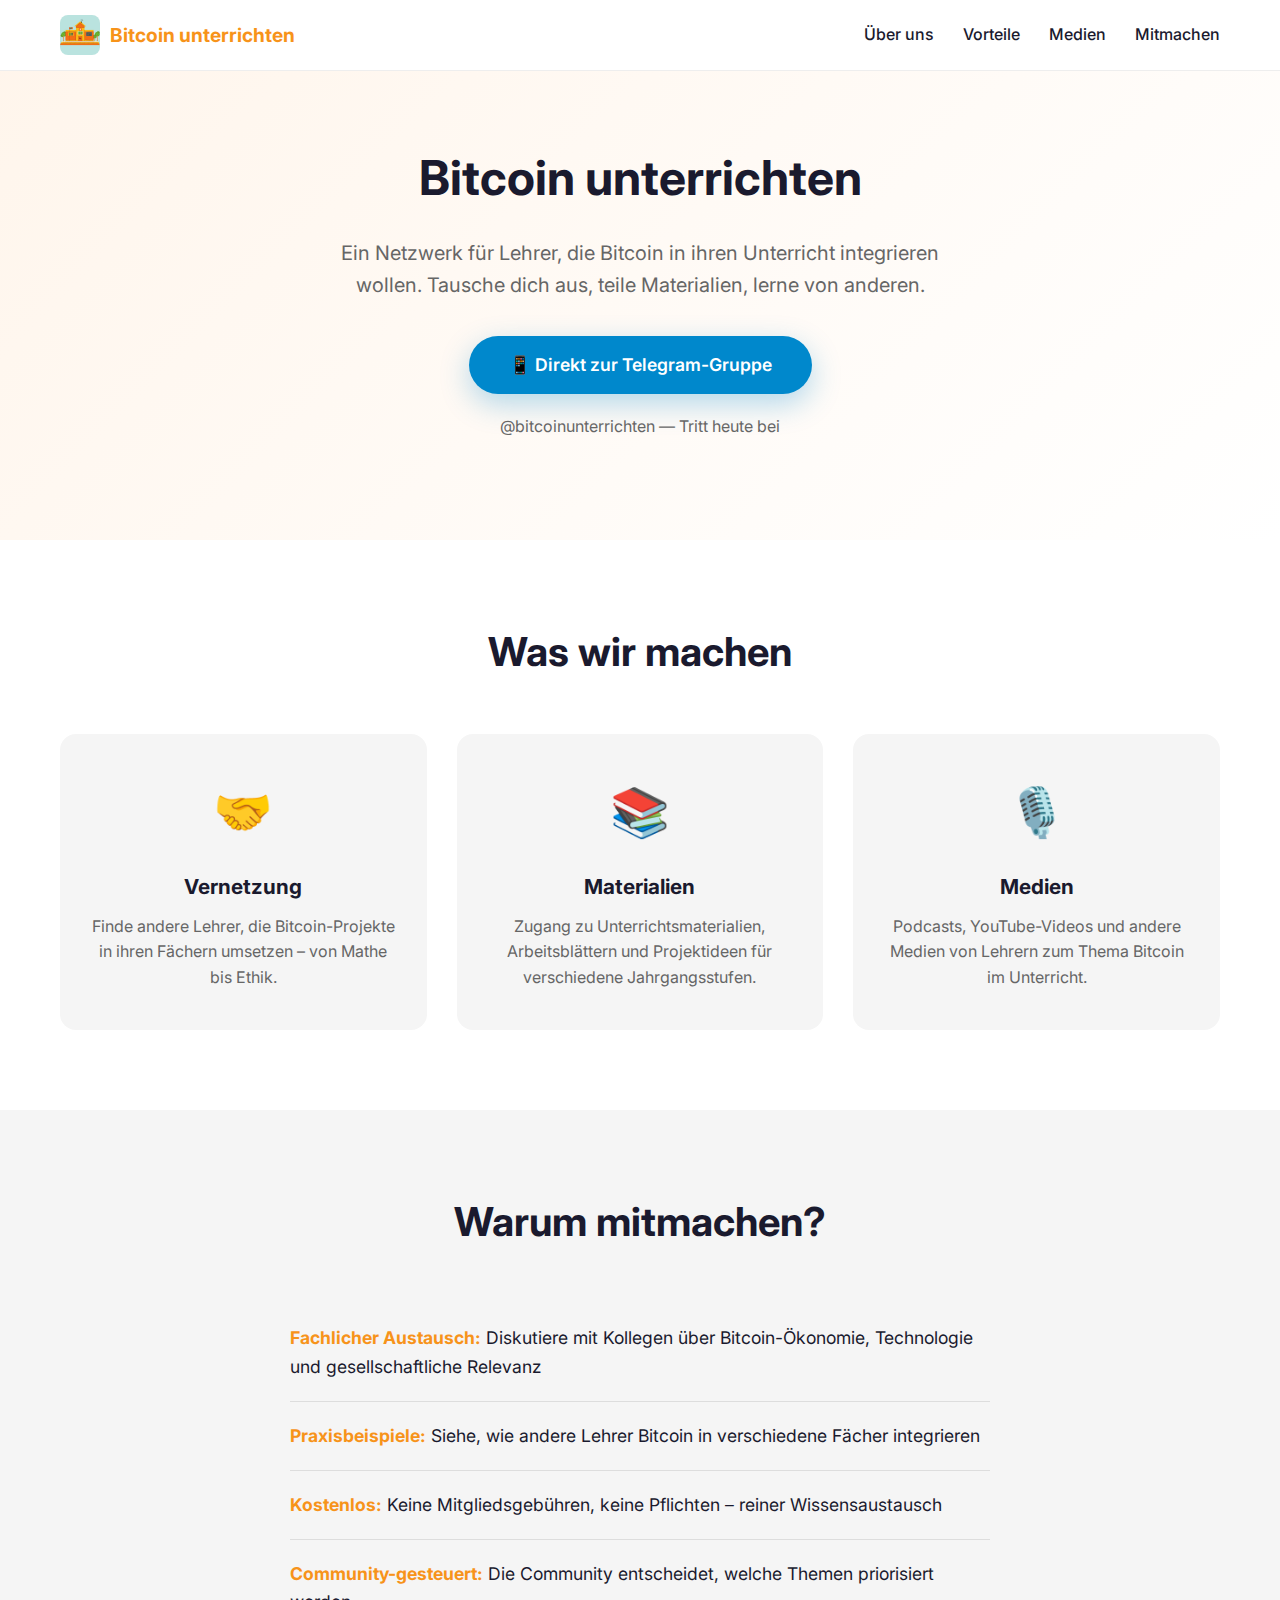
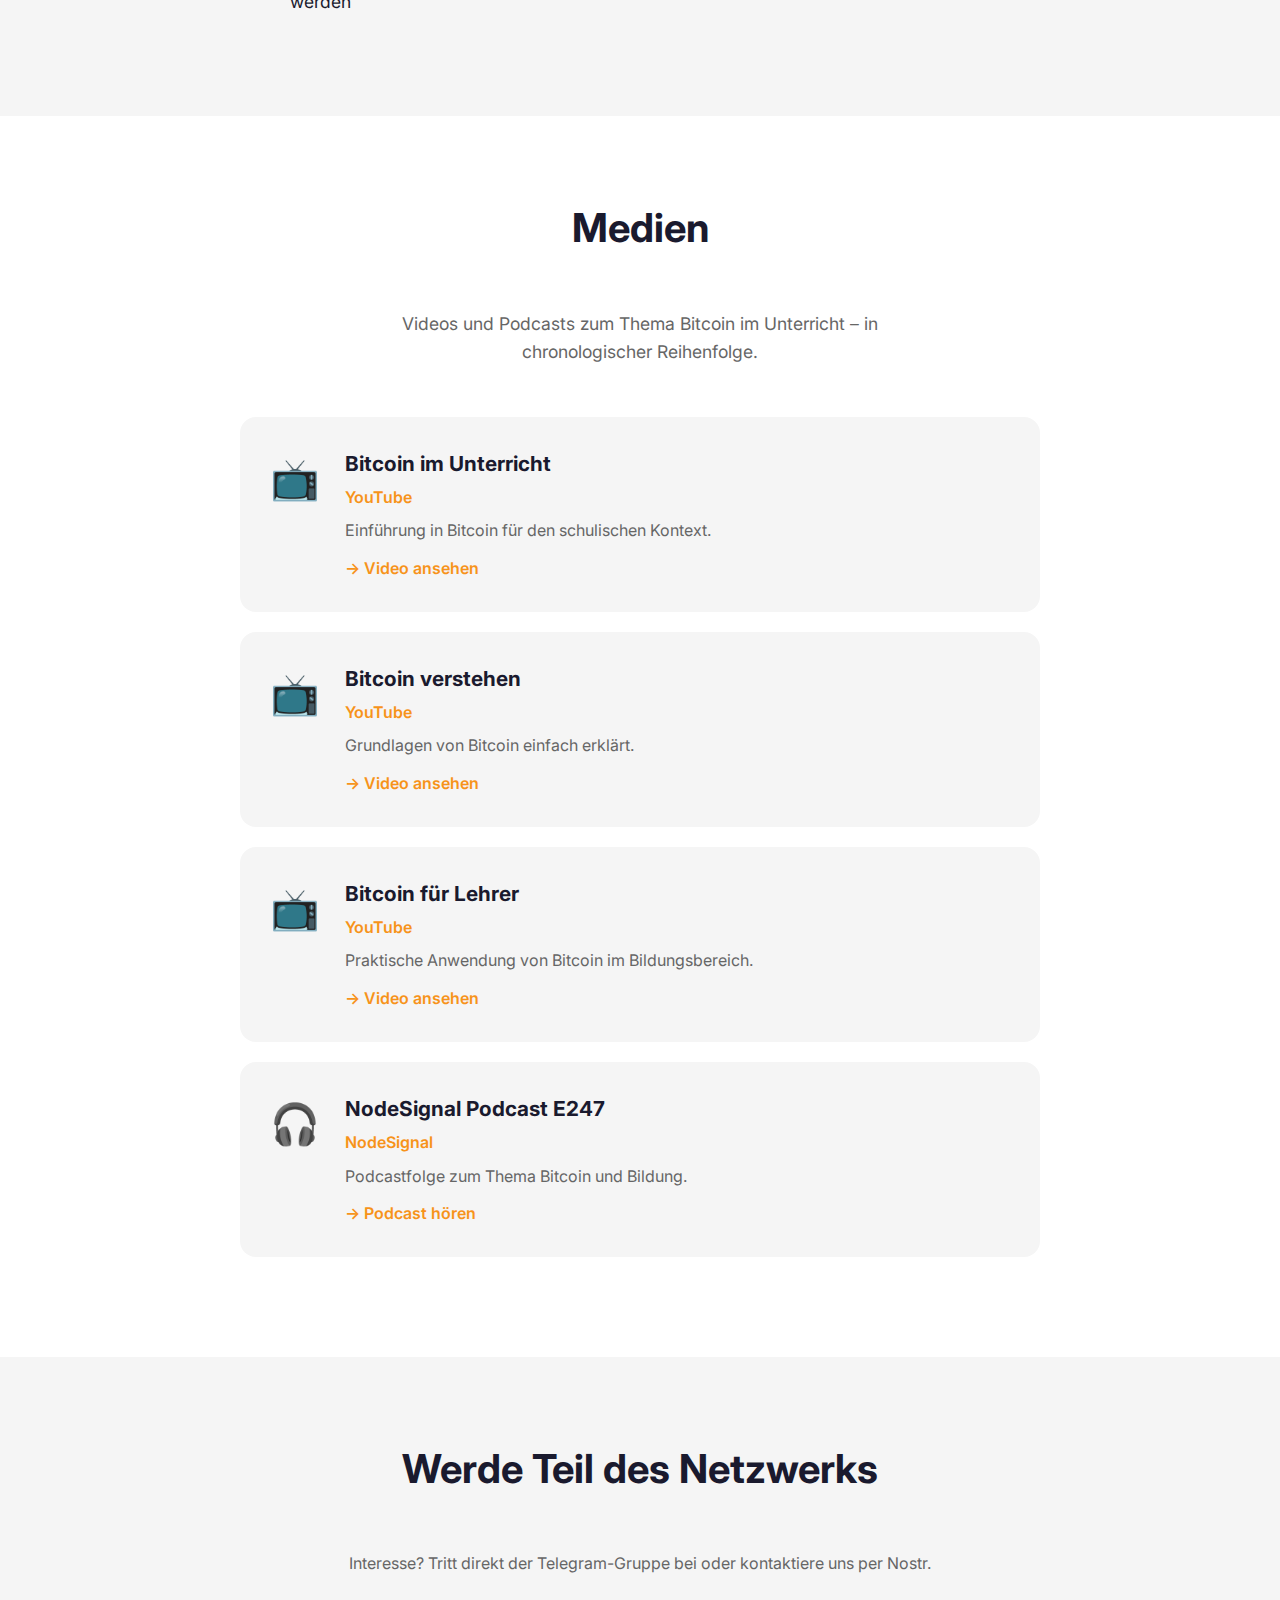
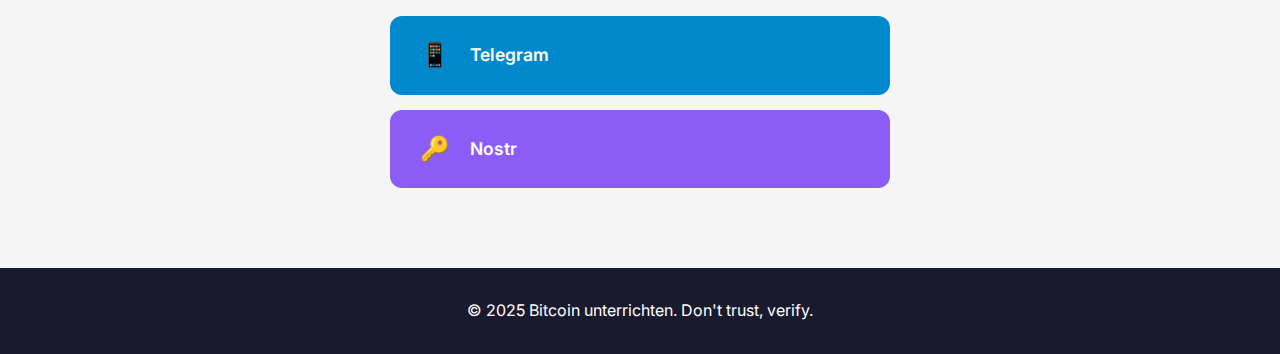
<file: index.html>
<!DOCTYPE html>
<html lang="de">
<head>
    <meta charset="UTF-8">
    <meta name="viewport" content="width=device-width, initial-scale=1.0">
    <meta name="description" content="Vernetzung von Lehrern, die Bitcoin im Unterricht integrieren wollen. Tausche dich aus, finde Materialien, werde Teil der Community.">
    <title>Bitcoin unterrichten – Lehrer-Netzwerk</title>
    <link rel="stylesheet" href="styles.css">
    <link rel="preconnect" href="https://fonts.googleapis.com">
    <link href="https://fonts.googleapis.com/css2?family=Inter:wght@400;600;700&display=swap" rel="stylesheet">
</head>
<body>
    <header class="header">
        <div class="container">
            <div class="logo"><img src="logo.jpg" alt="Bitcoin unterrichten Logo" class="logo-img"> Bitcoin unterrichten</div>
            <nav class="nav">
                <a href="#about">Über uns</a>
                <a href="#benefits">Vorteile</a>
                <a href="#medien">Medien</a>
                <a href="#join">Mitmachen</a>
            </nav>
        </div>
    </header>

    <section class="hero">
        <div class="container">
            <h1>Bitcoin unterrichten</h1>
            <p class="hero-text">Ein Netzwerk für Lehrer, die Bitcoin in ihren Unterricht integrieren wollen. Tausche dich aus, teile Materialien, lerne von anderen.</p>
            <a href="https://t.me/bitcoinunterrichten" target="_blank" class="cta-button telegram">📱 Direkt zur Telegram-Gruppe</a>
            <p style="margin-top: 20px; color: #666;">@bitcoinunterrichten — Tritt heute bei</p>
        </div>
    </section>

    <section id="about" class="about">
        <div class="container">
            <h2>Was wir machen</h2>
            <div class="grid">
                <div class="card">
                    <div class="icon">🤝</div>
                    <h3>Vernetzung</h3>
                    <p>Finde andere Lehrer, die Bitcoin-Projekte in ihren Fächern umsetzen – von Mathe bis Ethik.</p>
                </div>
                <div class="card">
                    <div class="icon">📚</div>
                    <h3>Materialien</h3>
                    <p>Zugang zu Unterrichtsmaterialien, Arbeitsblättern und Projektideen für verschiedene Jahrgangsstufen.</p>
                </div>
                <div class="card">
                    <div class="icon">🎙️</div>
                    <h3>Medien</h3>
                    <p>Podcasts, YouTube-Videos und andere Medien von Lehrern zum Thema Bitcoin im Unterricht.</p>
                </div>
            </div>
        </div>
    </section>

    <section id="benefits" class="benefits">
        <div class="container">
            <h2>Warum mitmachen?</h2>
            <ul class="benefit-list">
                <li><strong>Fachlicher Austausch:</strong> Diskutiere mit Kollegen über Bitcoin-Ökonomie, Technologie und gesellschaftliche Relevanz</li>
                <li><strong>Praxisbeispiele:</strong> Siehe, wie andere Lehrer Bitcoin in verschiedene Fächer integrieren</li>
                <li><strong>Kostenlos:</strong> Keine Mitgliedsgebühren, keine Pflichten – reiner Wissensaustausch</li>
                <li><strong>Community-gesteuert:</strong> Die Community entscheidet, welche Themen priorisiert werden</li>
            </ul>
        </div>
    </section>

    <section id="medien" class="medien">
        <div class="container">
            <h2>Medien</h2>
            <p class="section-intro">Videos und Podcasts zum Thema Bitcoin im Unterricht – in chronologischer Reihenfolge.</p>
            
            <div class="medien-list">
                <div class="medien-item">
                    <div class="medien-icon">📺</div>
                    <div class="medien-content">
                        <h3>Bitcoin im Unterricht</h3>
                        <p class="medien-author">YouTube</p>
                        <p class="medien-desc">Einführung in Bitcoin für den schulischen Kontext.</p>
<a href="https://youtu.be/c-xxn9Y3_1g" target="_blank" class="medien-link">→ Video ansehen</a>
                    </div>
                </div>
                
                <div class="medien-item">
                    <div class="medien-icon">📺</div>
                    <div class="medien-content">
                        <h3>Bitcoin verstehen</h3>
                        <p class="medien-author">YouTube</p>
                        <p class="medien-desc">Grundlagen von Bitcoin einfach erklärt.</p>
                        <a href="https://youtu.be/_Oj4QcOFOj8" target="_blank" class="medien-link">→ Video ansehen</a>
                    </div>
                </div>
                
                <div class="medien-item">
                    <div class="medien-icon">📺</div>
                    <div class="medien-content">
                        <h3>Bitcoin für Lehrer</h3>
                        <p class="medien-author">YouTube</p>
                        <p class="medien-desc">Praktische Anwendung von Bitcoin im Bildungsbereich.</p>
                        <a href="https://youtu.be/t9Tpag6uYpE" target="_blank" class="medien-link">→ Video ansehen</a>
                    </div>
                </div>
                
                <div class="medien-item">
                    <div class="medien-icon">🎧</div>
                    <div class="medien-content">
                        <h3>NodeSignal Podcast E247</h3>
                        <p class="medien-author">NodeSignal</p>
                        <p class="medien-desc">Podcastfolge zum Thema Bitcoin und Bildung.</p>
                        <a href="https://nodesignal.space/E247/" target="_blank" class="medien-link">→ Podcast hören</a>
                    </div>
                </div>
            </div>
        </div>
    </section>

    <section id="join" class="join">
        <div class="container">
            <h2>Werde Teil des Netzwerks</h2>
            <p>Interesse? Tritt direkt der Telegram-Gruppe bei oder kontaktiere uns per Nostr.</p>
            
            <div class="contact-options">
                <a href="https://t.me/bitcoinunterrichten" target="_blank" class="contact-big telegram">
                    <span class="contact-icon">📱</span>
                    <span class="contact-text">Telegram</span>
                </a>
                
                <a href="https://primal.net/p/npub1lgj58p4zl50xpcp0p9l7gdmx7nz3s2vpwa5l34d5890fr3huga0s2q5xrk" target="_blank" class="contact-big nostr">
                    <span class="contact-icon">🔑</span>
                    <span class="contact-text">Nostr</span>
                </a>
            </div>
        </div>
    </section>

    <footer class="footer">
        <div class="container">
            <p>&copy; 2025 Bitcoin unterrichten. Don't trust, verify.</p>
        </div>
    </footer>

    <script src="script.js"></script>
</body>
</html>
</file>
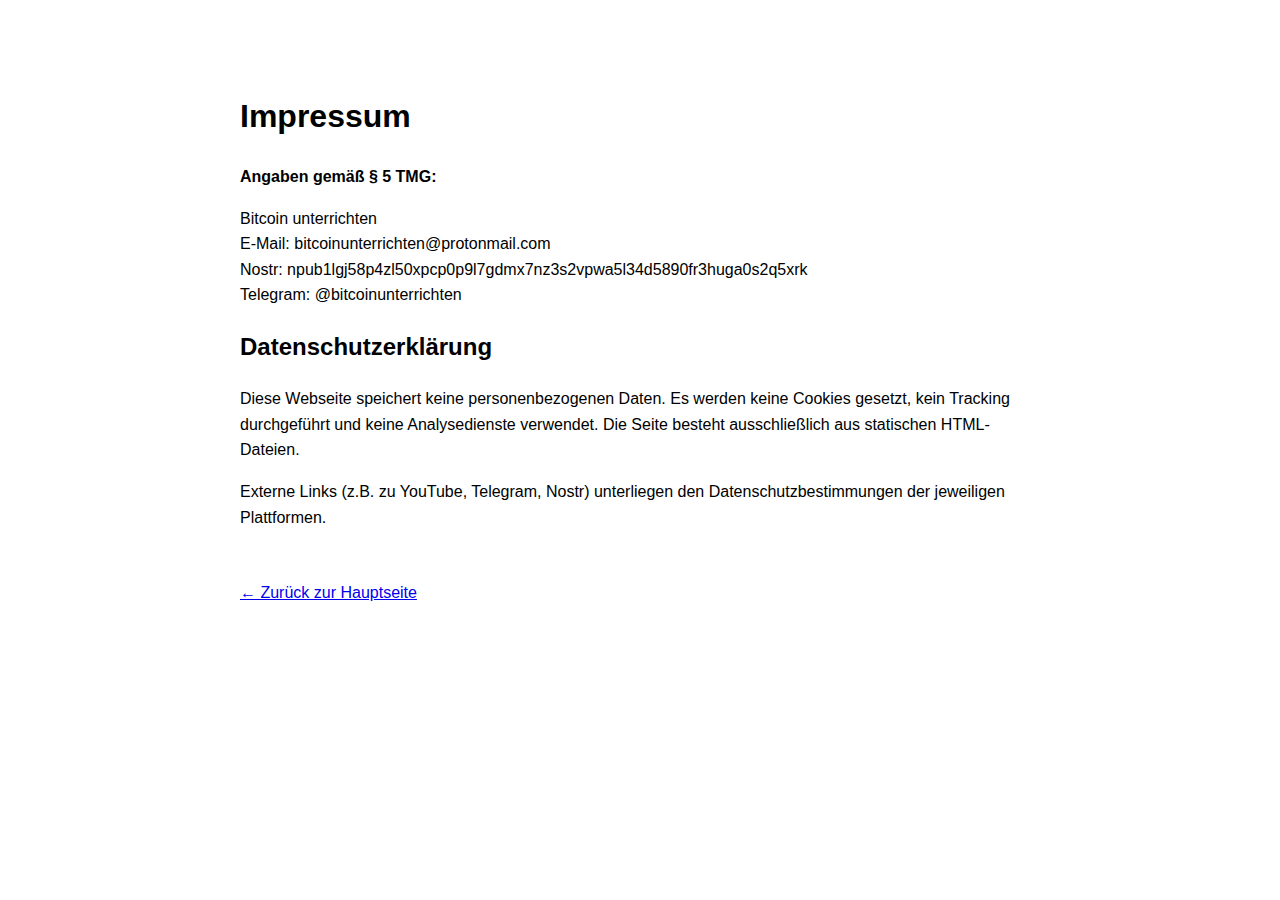
<file: Impressum.html>
<!DOCTYPE html>
<html lang="de">
<head>
    <meta charset="UTF-8">
    <title>Impressum - Bitcoin unterrichten</title>
</head>
<body style="font-family: Arial, sans-serif; max-width: 800px; margin: 50px auto; padding: 20px; line-height: 1.6;">

<h1>Impressum</h1>

<p><strong>Angaben gemäß § 5 TMG:</strong></p>
<p>
Bitcoin unterrichten<br>
E-Mail: bitcoinunterrichten@protonmail.com<br>
Nostr: npub1lgj58p4zl50xpcp0p9l7gdmx7nz3s2vpwa5l34d5890fr3huga0s2q5xrk<br>
Telegram: @bitcoinunterrichten
</p>

<h2>Datenschutzerklärung</h2>

<p>Diese Webseite speichert keine personenbezogenen Daten. Es werden keine Cookies gesetzt, kein Tracking durchgeführt und keine Analysedienste verwendet. Die Seite besteht ausschließlich aus statischen HTML-Dateien.</p>

<p>Externe Links (z.B. zu YouTube, Telegram, Nostr) unterliegen den Datenschutzbestimmungen der jeweiligen Plattformen.</p>

<p style="margin-top: 50px;"><a href="index.html">← Zurück zur Hauptseite</a></p>

</body>
</html>
</file>
<file: styles.css>
:root {
    --orange: #F7931A;
    --orange-light: #FFF5EB;
    --dark: #1a1a2e;
    --gray: #666;
    --light-gray: #f5f5f5;
    --white: #fff;
}

* {
    margin: 0;
    padding: 0;
    box-sizing: border-box;
}

body {
    font-family: 'Inter', -apple-system, BlinkMacSystemFont, sans-serif;
    line-height: 1.6;
    color: var(--dark);
}

.container {
    max-width: 1200px;
    margin: 0 auto;
    padding: 0 20px;
}

/* Header */
.header {
    background: var(--white);
    border-bottom: 1px solid #eee;
    padding: 15px 0;
    position: fixed;
    width: 100%;
    top: 0;
    z-index: 100;
}

.header .container {
    display: flex;
    justify-content: space-between;
    align-items: center;
}

.logo {
    font-weight: 700;
    font-size: 1.2rem;
    color: var(--orange);
    display: flex;
    align-items: center;
    gap: 10px;
}

.logo-img {
    height: 40px;
    width: auto;
    border-radius: 8px;
}

.nav a {
    margin-left: 25px;
    text-decoration: none;
    color: var(--dark);
    font-weight: 500;
}

.nav a:hover {
    color: var(--orange);
}

/* Spenden-Button */
.nav-donate {
    margin-left: 25px;
    text-decoration: none;
    color: #F7931A;
    font-weight: 700;
    padding: 8px 16px;
    border: 2px solid #F7931A;
    border-radius: 20px;
    transition: all 0.2s;
}

.nav-donate:hover {
    background: #F7931A;
    color: white;
}

/* Hero */
.hero {
    background: linear-gradient(135deg, var(--orange-light) 0%, var(--white) 100%);
    padding: 140px 0 100px;
    text-align: center;
}

.hero h1 {
    font-size: 3rem;
    font-weight: 700;
    margin-bottom: 20px;
    color: var(--dark);
}

.hero-text {
    font-size: 1.25rem;
    color: var(--gray);
    max-width: 600px;
    margin: 0 auto 35px;
}

.cta-button {
    display: inline-block;
    background: var(--orange);
    color: var(--white);
    padding: 15px 40px;
    border-radius: 50px;
    text-decoration: none;
    font-weight: 600;
    font-size: 1.1rem;
    transition: transform 0.2s, box-shadow 0.2s;
}

.cta-button:hover {
    transform: translateY(-2px);
    box-shadow: 0 10px 30px rgba(247, 147, 26, 0.3);
}

.cta-button.telegram {
    background: #0088cc;
    box-shadow: 0 10px 30px rgba(0, 136, 204, 0.3);
}

.cta-button.telegram:hover {
    background: #006699;
    box-shadow: 0 10px 30px rgba(0, 136, 204, 0.4);
}

/* Sections */
section {
    padding: 80px 0;
}

section h2 {
    font-size: 2.5rem;
    text-align: center;
    margin-bottom: 50px;
}

/* About Cards */
.grid {
    display: grid;
    grid-template-columns: repeat(auto-fit, minmax(280px, 1fr));
    gap: 30px;
}

.card {
    background: var(--light-gray);
    padding: 40px 30px;
    border-radius: 16px;
    text-align: center;
    transition: transform 0.2s;
}

.card:hover {
    transform: translateY(-5px);
}

.icon {
    font-size: 3rem;
    margin-bottom: 20px;
}

.card h3 {
    font-size: 1.3rem;
    margin-bottom: 10px;
}

.card p {
    color: var(--gray);
}

/* Benefits */
.benefits {
    background: var(--light-gray);
}

.benefit-list {
    max-width: 700px;
    margin: 0 auto;
    list-style: none;
}

.benefit-list li {
    padding: 20px 0;
    border-bottom: 1px solid #ddd;
    font-size: 1.1rem;
}

.benefit-list li:last-child {
    border-bottom: none;
}

.benefit-list strong {
    color: var(--orange);
}

/* Medien Bereich */
.medien {
    background: var(--white);
}

.section-intro {
    text-align: center;
    color: var(--gray);
    max-width: 600px;
    margin: 0 auto 50px;
    font-size: 1.1rem;
}

.medien-list {
    max-width: 800px;
    margin: 0 auto;
}

.medien-item {
    display: flex;
    gap: 25px;
    padding: 30px;
    background: var(--light-gray);
    border-radius: 16px;
    margin-bottom: 20px;
    transition: transform 0.2s;
}

.medien-item:hover {
    transform: translateX(5px);
}

.medien-icon {
    font-size: 2.5rem;
    flex-shrink: 0;
}
.medien-content h3 {
    font-size: 1.3rem;
    margin-bottom: 5px;
}

.medien-author {
    color: var(--orange);
    font-weight: 600;
    margin-bottom: 8px;
}

.medien-desc {
    color: var(--gray);
    margin-bottom: 12px;
}

.medien-link {
    color: var(--orange);
    text-decoration: none;
    font-weight: 600;
}

.medien-link:hover {
    text-decoration: underline;
}

/* Join Section */
.join {
    text-align: center;
    background: var(--light-gray);
}

.join > .container > p {
    color: var(--gray);
    margin-bottom: 30px;
}

/* Kontakt Optionen */
.contact-options {
    display: flex;
    flex-direction: column;
    gap: 15px;
    max-width: 500px;
    margin: 40px auto 0;
}

.contact-big {
    display: flex;
    align-items: center;
    gap: 20px;
    padding: 20px 30px;
    border-radius: 12px;
    text-decoration: none;
    color: var(--white);
    font-weight: 600;
    font-size: 1.1rem;
    transition: transform 0.2s, box-shadow 0.2s;
}

.contact-big:hover {
    transform: translateY(-2px);
    box-shadow: 0 8px 25px rgba(0,0,0,0.15);
}

.contact-big.telegram {
    background: #0088cc;
}

.contact-big.nostr {
    background: #8b5cf6;
}

.contact-icon {
    font-size: 1.5rem;
}

/* Footer */
.footer {
    background: var(--dark);
    color: var(--white);
    text-align: center;
    padding: 30px 0;
}

.footer a {
    color: #fff;
    text-decoration: underline;
}

/* Mobile Anpassungen */
@media (max-width: 768px) {
    .header {
        padding: 10px 0;
        position: relative;
    }
    
    .header .container {
        flex-direction: column;
        align-items: center;
        gap: 15px;
    }
    
    .nav {
        display: flex;
        flex-wrap: wrap;
        justify-content: center;
        gap: 10px;
        width: 100%;
    }
    
    .nav a {
        margin-left: 0;
        font-size: 0.95rem;
        padding: 6px 12px;
    }
    
    .nav-donate {
        margin-left: 0;
        padding: 10px 20px;
        font-size: 0.95rem;
        border: 2px solid #F7931A;
        border-radius: 25px;
        color: #F7931A;
        background: transparent;
    }
    
    .nav-donate:hover {
        background: #F7931A;
        color: white;
    }
    
    .hero {
        padding: 200px 0 80px;
    }
    
    .hero h1 {
        font-size: 2rem;
    }
    
    .hero-text {
        font-size: 1rem;
    }
    
    section h2 {
        font-size: 1.8rem;
    }
    
    .logo-img {
        height: 35px;
    }
    
    .logo {
        font-size: 1.1rem;
    }
    
    .medien-item {
        flex-direction: column;
        text-align: center;
    }
    
    .contact-options {
        flex-direction: row;
        flex-wrap: wrap;
        justify-content: center;
    }
}

/* Join & Spenden Section nebeneinander (DESKTOP) */
.join-spenden {
    background: var(--light-gray);
    padding: 80px 0;
}

.join-spenden-grid {
    display: flex;
    flex-direction: row;
    justify-content: space-between;
    gap: 40px;
    align-items: flex-start;
}

.join-section, .spenden-section {
    flex: 1;
    text-align: center;
}

/* Widget kleiner */
.widget-container {
    max-width: 300px;
    margin: 0 auto;
    transform: scale(0.75);
    transform-origin: center top;
    margin-top: 40px;  /* ← Diese Zeile ändern */
}

/* Mobile: Untereinander */
@media (max-width: 768px) {
    .join-spenden-grid {
        flex-direction: column;
    }
    
    .widget-container {
        transform: scale(0.9);
    }
}
}
</file>
